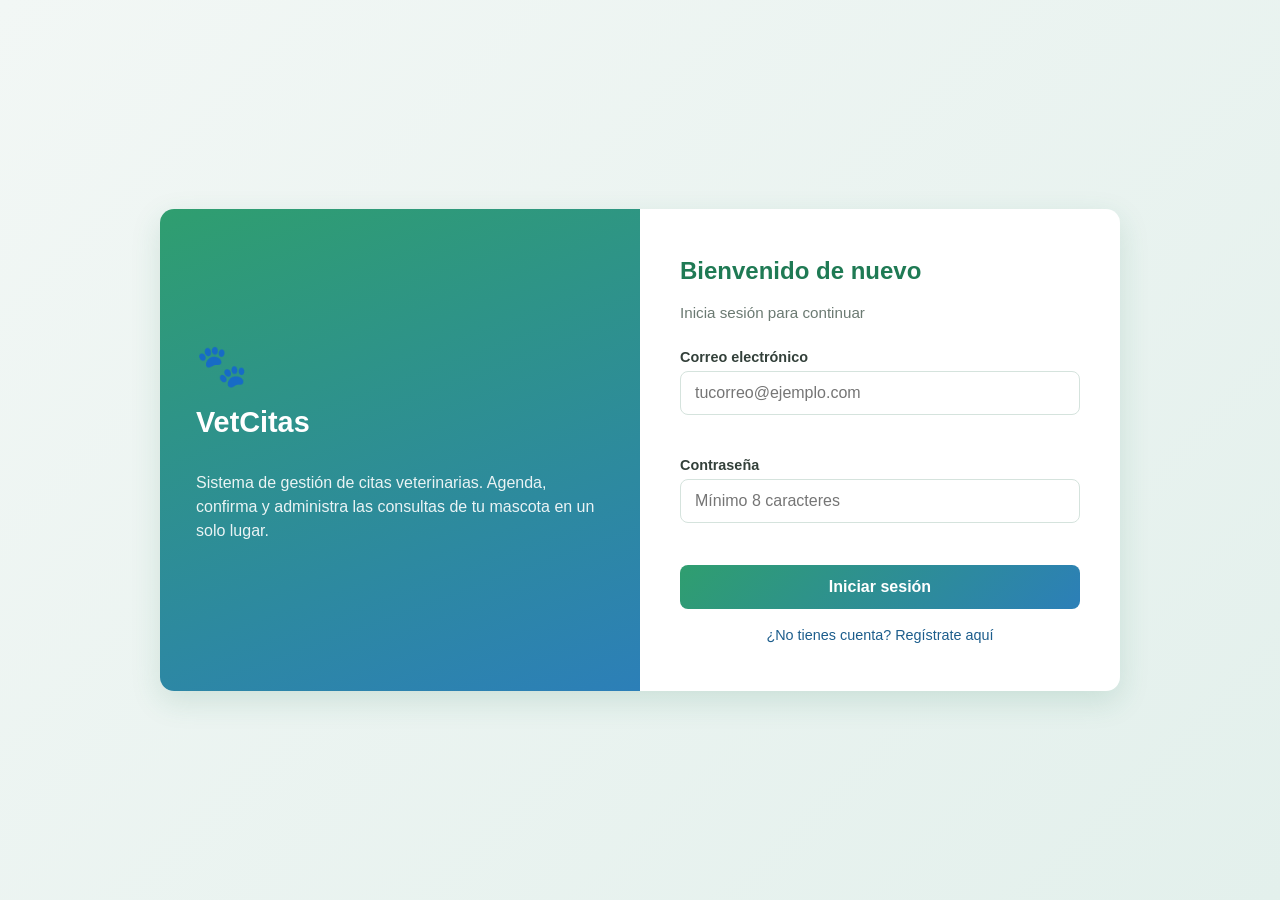
<file: vet-citas-auth/vet-citas-auth/backend/target/classes/static/login.html>
<!DOCTYPE html>
<html lang="es">
<head>
    <meta charset="UTF-8">
    <meta name="viewport" content="width=device-width, initial-scale=1.0">
    <title>Iniciar sesión | VetCitas</title>
    <link rel="stylesheet" href="css/styles.css">
</head>
<body>
<main class="auth-page">
    <div class="auth-contenedor">

        <!-- Panel lateral decorativo, oculto en pantallas pequeñas -->
        <aside class="auth-panel-lateral">
            <div class="icono-pata">🐾</div>
            <h1>VetCitas</h1>
            <p>
                Sistema de gestión de citas veterinarias. Agenda, confirma y
                administra las consultas de tu mascota en un solo lugar.
            </p>
        </aside>

        <!-- Formulario de login -->
        <section class="auth-formulario-wrapper">
            <h2>Bienvenido de nuevo</h2>
            <p class="auth-subtitulo">Inicia sesión para continuar</p>

            <!-- Mensaje de error/éxito general, controlado por auth.js -->
            <div id="mensajeGlobal" class="mensaje-global"></div>

            <!-- novalidate: desactivamos la validación nativa del navegador
                 porque implementamos nuestra propia validación en auth.js -->
            <form id="formLogin" novalidate>
                <div class="campo">
                    <label for="correo">Correo electrónico</label>
                    <input type="email" id="correo" name="correo" placeholder="tucorreo@ejemplo.com" autocomplete="email">
                    <span class="mensaje-error-campo" id="errorCorreo"></span>
                </div>

                <div class="campo">
                    <label for="password">Contraseña</label>
                    <input type="password" id="password" name="password" placeholder="Mínimo 8 caracteres" autocomplete="current-password">
                    <span class="mensaje-error-campo" id="errorPassword"></span>
                </div>

                <button type="submit" class="boton-primario" id="btnLogin">Iniciar sesión</button>
            </form>

            <a href="registro.html" class="enlace-secundario">¿No tienes cuenta? Regístrate aquí</a>
        </section>
    </div>
</main>

<script src="js/auth.js"></script>
</body>
</html>
</file>
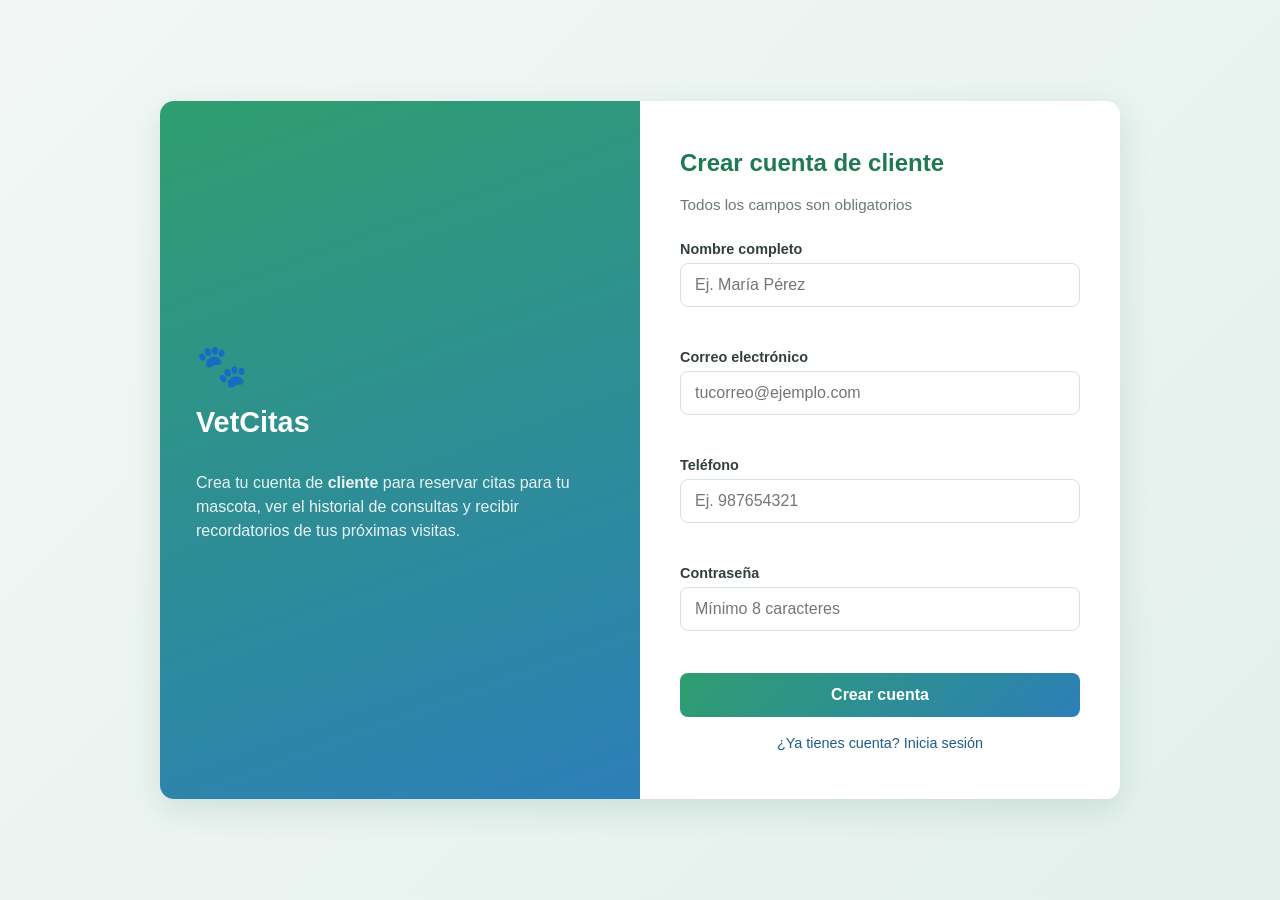
<file: vet-citas-auth/vet-citas-auth/backend/target/classes/static/registro.html>
<!DOCTYPE html>
<html lang="es">
<head>
    <meta charset="UTF-8">
    <meta name="viewport" content="width=device-width, initial-scale=1.0">
    <title>Crear cuenta | VetCitas</title>
    <link rel="stylesheet" href="css/styles.css">
</head>
<body>
<main class="auth-page">
    <div class="auth-contenedor">

        <aside class="auth-panel-lateral">
            <div class="icono-pata">🐾</div>
            <h1>VetCitas</h1>
            <p>
                Crea tu cuenta de <strong>cliente</strong> para reservar citas
                para tu mascota, ver el historial de consultas y recibir
                recordatorios de tus próximas visitas.
            </p>
        </aside>

        <section class="auth-formulario-wrapper">
            <h2>Crear cuenta de cliente</h2>
            <p class="auth-subtitulo">Todos los campos son obligatorios</p>

            <div id="mensajeGlobal" class="mensaje-global"></div>

            <form id="formRegistro" novalidate>
                <div class="campo">
                    <label for="nombre">Nombre completo</label>
                    <input type="text" id="nombre" name="nombre" placeholder="Ej. María Pérez" autocomplete="name">
                    <span class="mensaje-error-campo" id="errorNombre"></span>
                </div>

                <div class="campo">
                    <label for="correo">Correo electrónico</label>
                    <input type="email" id="correo" name="correo" placeholder="tucorreo@ejemplo.com" autocomplete="email">
                    <span class="mensaje-error-campo" id="errorCorreo"></span>
                </div>

                <div class="campo">
                    <label for="telefono">Teléfono</label>
                    <input type="tel" id="telefono" name="telefono" placeholder="Ej. 987654321" autocomplete="tel">
                    <span class="mensaje-error-campo" id="errorTelefono"></span>
                </div>

                <div class="campo">
                    <label for="password">Contraseña</label>
                    <input type="password" id="password" name="password" placeholder="Mínimo 8 caracteres" autocomplete="new-password">
                    <span class="mensaje-error-campo" id="errorPassword"></span>
                </div>

                <button type="submit" class="boton-primario" id="btnRegistro">Crear cuenta</button>
            </form>

            <a href="login.html" class="enlace-secundario">¿Ya tienes cuenta? Inicia sesión</a>
        </section>
    </div>
</main>

<script src="js/auth.js"></script>
</body>
</html>
</file>
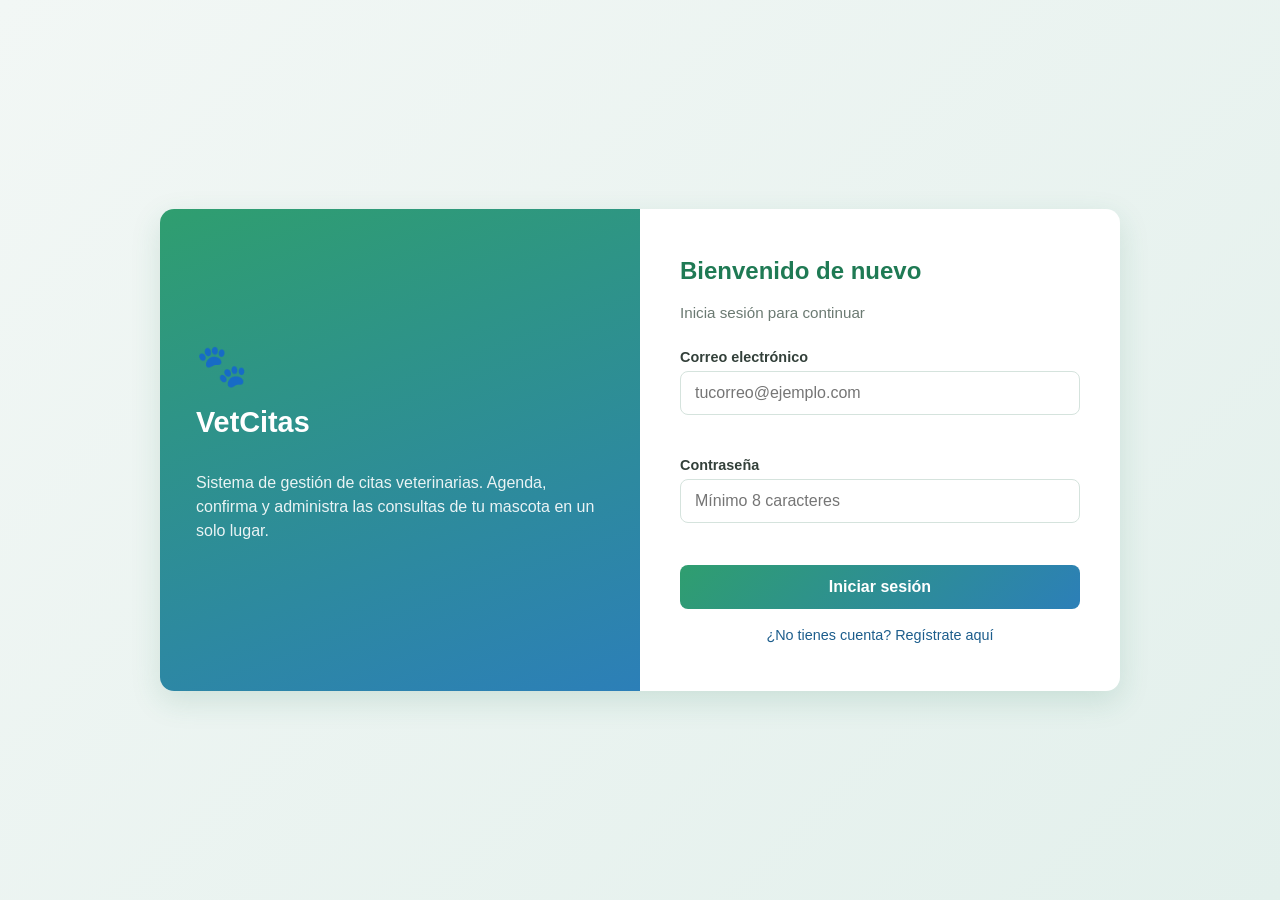
<file: vet-citas/backend/src/main/resources/static/login.html>
<!DOCTYPE html>
<html lang="es">
<head>
    <meta charset="UTF-8">
    <meta name="viewport" content="width=device-width, initial-scale=1.0">
    <title>Iniciar sesión | VetCitas</title>
    <link rel="stylesheet" href="css/styles.css">
</head>
<body>
<main class="auth-page">
    <div class="auth-contenedor">

        <!-- Panel lateral decorativo, oculto en pantallas pequeñas -->
        <aside class="auth-panel-lateral">
            <div class="icono-pata">🐾</div>
            <h1>VetCitas</h1>
            <p>
                Sistema de gestión de citas veterinarias. Agenda, confirma y
                administra las consultas de tu mascota en un solo lugar.
            </p>
        </aside>

        <!-- Formulario de login -->
        <section class="auth-formulario-wrapper">
            <h2>Bienvenido de nuevo</h2>
            <p class="auth-subtitulo">Inicia sesión para continuar</p>

            <!-- Mensaje de error/éxito general, controlado por auth.js -->
            <div id="mensajeGlobal" class="mensaje-global"></div>

            <!-- novalidate: desactivamos la validación nativa del navegador
                 porque implementamos nuestra propia validación en auth.js -->
            <form id="formLogin" novalidate>
                <div class="campo">
                    <label for="correo">Correo electrónico</label>
                    <input type="email" id="correo" name="correo" placeholder="tucorreo@ejemplo.com" autocomplete="email">
                    <span class="mensaje-error-campo" id="errorCorreo"></span>
                </div>

                <div class="campo">
                    <label for="password">Contraseña</label>
                    <input type="password" id="password" name="password" placeholder="Mínimo 8 caracteres" autocomplete="current-password">
                    <span class="mensaje-error-campo" id="errorPassword"></span>
                </div>

                <button type="submit" class="boton-primario" id="btnLogin">Iniciar sesión</button>
            </form>

            <a href="registro.html" class="enlace-secundario">¿No tienes cuenta? Regístrate aquí</a>
        </section>
    </div>
</main>

<script src="js/api.js"></script>
<script src="js/auth.js"></script>
</body>
</html>
</file>
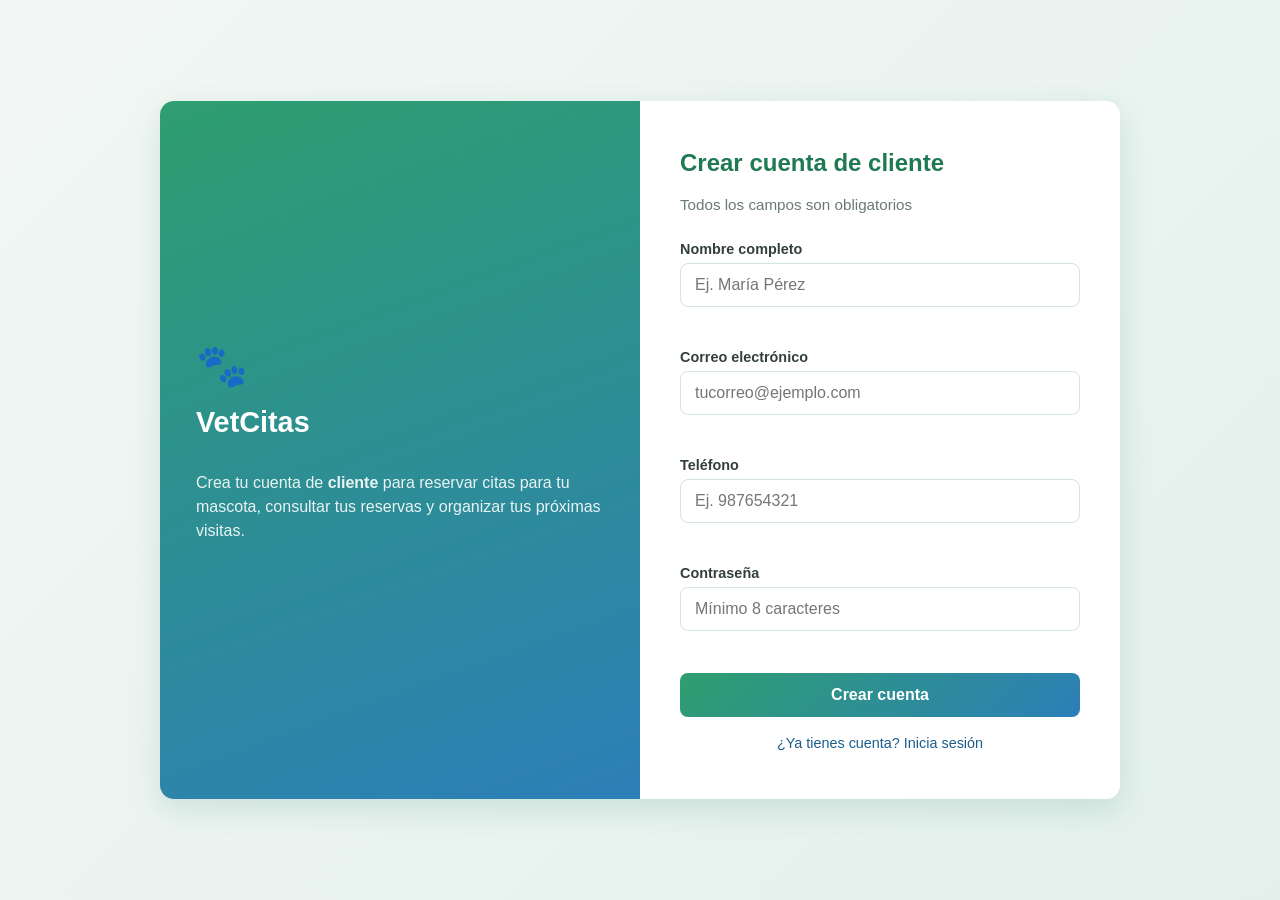
<file: vet-citas/backend/src/main/resources/static/registro.html>
<!DOCTYPE html>
<html lang="es">
<head>
    <meta charset="UTF-8">
    <meta name="viewport" content="width=device-width, initial-scale=1.0">
    <title>Crear cuenta | VetCitas</title>
    <link rel="stylesheet" href="css/styles.css">
</head>
<body>
<main class="auth-page">
    <div class="auth-contenedor">

        <aside class="auth-panel-lateral">
            <div class="icono-pata">🐾</div>
            <h1>VetCitas</h1>
            <p>
                Crea tu cuenta de <strong>cliente</strong> para reservar citas
                para tu mascota, consultar tus reservas y organizar
                tus próximas visitas.
            </p>
        </aside>

        <section class="auth-formulario-wrapper">
            <h2>Crear cuenta de cliente</h2>
            <p class="auth-subtitulo">Todos los campos son obligatorios</p>

            <div id="mensajeGlobal" class="mensaje-global"></div>

            <form id="formRegistro" novalidate>
                <div class="campo">
                    <label for="nombre">Nombre completo</label>
                    <input type="text" id="nombre" name="nombre" placeholder="Ej. María Pérez" autocomplete="name">
                    <span class="mensaje-error-campo" id="errorNombre"></span>
                </div>

                <div class="campo">
                    <label for="correo">Correo electrónico</label>
                    <input type="email" id="correo" name="correo" placeholder="tucorreo@ejemplo.com" autocomplete="email">
                    <span class="mensaje-error-campo" id="errorCorreo"></span>
                </div>

                <div class="campo">
                    <label for="telefono">Teléfono</label>
                    <input type="tel" id="telefono" name="telefono" placeholder="Ej. 987654321" autocomplete="tel">
                    <span class="mensaje-error-campo" id="errorTelefono"></span>
                </div>

                <div class="campo">
                    <label for="password">Contraseña</label>
                    <input type="password" id="password" name="password" placeholder="Mínimo 8 caracteres" autocomplete="new-password">
                    <span class="mensaje-error-campo" id="errorPassword"></span>
                </div>

                <button type="submit" class="boton-primario" id="btnRegistro">Crear cuenta</button>
            </form>

            <a href="login.html" class="enlace-secundario">¿Ya tienes cuenta? Inicia sesión</a>
        </section>
    </div>
</main>

<script src="js/api.js"></script>
<script src="js/auth.js"></script>
</body>
</html>
</file>
<file: vet-citas-auth/vet-citas-auth/backend/target/classes/static/css/styles.css>
/* =====================================================================
   VARIABLES DE COLOR - Paleta alusiva a una veterinaria
   ===================================================================== */
:root {
    --verde-principal: #2f9e6f;
    --verde-oscuro: #1f7a54;
    --azul-principal: #2c7fb8;
    --azul-oscuro: #1c5d8c;
    --gris-texto: #33403a;
    --gris-claro: #f2f7f5;
    --blanco: #ffffff;
    --rojo-error: #d9534f;
    --verde-exito: #3ba776;
    --sombra: 0 10px 30px rgba(31, 122, 84, 0.15);
    --radio: 14px;
}

* {
    box-sizing: border-box;
}

body {
    margin: 0;
    font-family: 'Segoe UI', Roboto, Arial, sans-serif;
    color: var(--gris-texto);
    background: linear-gradient(135deg, var(--gris-claro) 0%, #e3f0ec 100%);
    min-height: 100vh;
}

/* =====================================================================
   LAYOUT GENERAL DE LAS PAGINAS DE AUTENTICACION
   ===================================================================== */
.auth-page {
    min-height: 100vh;
    display: flex;
    align-items: center;
    justify-content: center;
    padding: 24px;
}

.auth-contenedor {
    background: var(--blanco);
    border-radius: var(--radio);
    box-shadow: var(--sombra);
    width: 100%;
    max-width: 960px;
    display: grid;
    grid-template-columns: 1fr 1fr;
    overflow: hidden;
}

@media (max-width: 800px) {
    .auth-contenedor {
        grid-template-columns: 1fr;
    }
    .auth-panel-lateral {
        display: none;
    }
}

/* Panel lateral decorativo con la identidad de la veterinaria */
.auth-panel-lateral {
    background: linear-gradient(160deg, var(--verde-principal) 0%, var(--azul-principal) 100%);
    color: var(--blanco);
    padding: 48px 36px;
    display: flex;
    flex-direction: column;
    justify-content: center;
    gap: 16px;
}

.auth-panel-lateral h1 {
    font-size: 1.8rem;
    margin: 0;
}

.auth-panel-lateral p {
    opacity: 0.9;
    line-height: 1.5;
}

.auth-panel-lateral .icono-pata {
    font-size: 2.6rem;
}

.auth-formulario-wrapper {
    padding: 48px 40px;
}

.auth-formulario-wrapper h2 {
    margin-top: 0;
    color: var(--verde-oscuro);
}

.auth-subtitulo {
    color: #6b7a72;
    margin-bottom: 28px;
    font-size: 0.95rem;
}

/* =====================================================================
   CAMPOS DEL FORMULARIO
   ===================================================================== */
.campo {
    margin-bottom: 20px;
    display: flex;
    flex-direction: column;
    gap: 6px;
}

.campo label {
    font-weight: 600;
    font-size: 0.9rem;
    color: var(--gris-texto);
}

.campo input {
    padding: 12px 14px;
    border: 1.5px solid #d5e3dd;
    border-radius: 8px;
    font-size: 1rem;
    transition: border-color 0.2s, box-shadow 0.2s;
    outline: none;
}

.campo input:focus {
    border-color: var(--azul-principal);
    box-shadow: 0 0 0 3px rgba(44, 127, 184, 0.15);
}

.campo input.campo-invalido {
    border-color: var(--rojo-error);
}

.mensaje-error-campo {
    color: var(--rojo-error);
    font-size: 0.8rem;
    min-height: 16px;
}

/* =====================================================================
   BOTONES Y MENSAJES GLOBALES
   ===================================================================== */
.boton-primario {
    width: 100%;
    padding: 13px;
    border: none;
    border-radius: 8px;
    background: linear-gradient(135deg, var(--verde-principal), var(--azul-principal));
    color: var(--blanco);
    font-size: 1rem;
    font-weight: 600;
    cursor: pointer;
    transition: opacity 0.2s, transform 0.1s;
}

.boton-primario:hover {
    opacity: 0.92;
}

.boton-primario:active {
    transform: scale(0.99);
}

.boton-primario:disabled {
    opacity: 0.6;
    cursor: not-allowed;
}

.enlace-secundario {
    display: block;
    text-align: center;
    margin-top: 18px;
    font-size: 0.9rem;
    color: var(--azul-oscuro);
    text-decoration: none;
}

.enlace-secundario:hover {
    text-decoration: underline;
}

.mensaje-global {
    padding: 12px 14px;
    border-radius: 8px;
    font-size: 0.9rem;
    margin-bottom: 18px;
    display: none;
}

.mensaje-global.visible {
    display: block;
}

.mensaje-global.error {
    background: #fdecea;
    color: var(--rojo-error);
    border: 1px solid #f5c6c3;
}

.mensaje-global.exito {
    background: #e6f6ee;
    color: var(--verde-exito);
    border: 1px solid #b9e6cd;
}

/* =====================================================================
   PANEL PRINCIPAL (post-login)
   ===================================================================== */
.panel-header {
    background: linear-gradient(135deg, var(--verde-principal), var(--azul-principal));
    color: var(--blanco);
    padding: 20px 32px;
    display: flex;
    justify-content: space-between;
    align-items: center;
}

.panel-header h1 {
    margin: 0;
    font-size: 1.3rem;
}

.boton-secundario {
    background: rgba(255, 255, 255, 0.2);
    border: 1px solid rgba(255, 255, 255, 0.5);
    color: var(--blanco);
    padding: 8px 16px;
    border-radius: 8px;
    cursor: pointer;
    font-size: 0.9rem;
}

.panel-contenido {
    padding: 40px 32px;
    max-width: 900px;
    margin: 0 auto;
}

.tarjeta-rol {
    background: var(--blanco);
    border-radius: var(--radio);
    box-shadow: var(--sombra);
    padding: 28px;
    border-left: 6px solid var(--verde-principal);
}
</file>
<file: vet-citas/backend/src/main/resources/static/css/styles.css>
/* =====================================================================
   VARIABLES DE COLOR - Paleta alusiva a una veterinaria
   ===================================================================== */
:root {
    --verde-principal: #2f9e6f;
    --verde-oscuro: #1f7a54;
    --azul-principal: #2c7fb8;
    --azul-oscuro: #1c5d8c;
    --gris-texto: #33403a;
    --gris-claro: #f2f7f5;
    --blanco: #ffffff;
    --rojo-error: #d9534f;
    --verde-exito: #3ba776;
    --sombra: 0 10px 30px rgba(31, 122, 84, 0.15);
    --radio: 14px;
}

* {
    box-sizing: border-box;
}

body {
    margin: 0;
    font-family: 'Segoe UI', Roboto, Arial, sans-serif;
    color: var(--gris-texto);
    background: linear-gradient(135deg, var(--gris-claro) 0%, #e3f0ec 100%);
    min-height: 100vh;
}

/* =====================================================================
   LAYOUT GENERAL DE LAS PAGINAS DE AUTENTICACION
   ===================================================================== */
.auth-page {
    min-height: 100vh;
    display: flex;
    align-items: center;
    justify-content: center;
    padding: 24px;
}

.auth-contenedor {
    background: var(--blanco);
    border-radius: var(--radio);
    box-shadow: var(--sombra);
    width: 100%;
    max-width: 960px;
    display: grid;
    grid-template-columns: 1fr 1fr;
    overflow: hidden;
}

@media (max-width: 800px) {
    .auth-contenedor {
        grid-template-columns: 1fr;
    }
    .auth-panel-lateral {
        display: none;
    }
}

/* Panel lateral decorativo con la identidad de la veterinaria */
.auth-panel-lateral {
    background: linear-gradient(160deg, var(--verde-principal) 0%, var(--azul-principal) 100%);
    color: var(--blanco);
    padding: 48px 36px;
    display: flex;
    flex-direction: column;
    justify-content: center;
    gap: 16px;
}

.auth-panel-lateral h1 {
    font-size: 1.8rem;
    margin: 0;
}

.auth-panel-lateral p {
    opacity: 0.9;
    line-height: 1.5;
}

.auth-panel-lateral .icono-pata {
    font-size: 2.6rem;
}

.auth-formulario-wrapper {
    padding: 48px 40px;
}

.auth-formulario-wrapper h2 {
    margin-top: 0;
    color: var(--verde-oscuro);
}

.auth-subtitulo {
    color: #6b7a72;
    margin-bottom: 28px;
    font-size: 0.95rem;
}

/* =====================================================================
   CAMPOS DEL FORMULARIO
   ===================================================================== */
.campo {
    margin-bottom: 20px;
    display: flex;
    flex-direction: column;
    gap: 6px;
}

.campo label {
    font-weight: 600;
    font-size: 0.9rem;
    color: var(--gris-texto);
}

.campo input {
    padding: 12px 14px;
    border: 1.5px solid #d5e3dd;
    border-radius: 8px;
    font-size: 1rem;
    transition: border-color 0.2s, box-shadow 0.2s;
    outline: none;
}

.campo input:focus {
    border-color: var(--azul-principal);
    box-shadow: 0 0 0 3px rgba(44, 127, 184, 0.15);
}

.campo input.campo-invalido {
    border-color: var(--rojo-error);
}

.mensaje-error-campo {
    color: var(--rojo-error);
    font-size: 0.8rem;
    min-height: 16px;
}

/* =====================================================================
   BOTONES Y MENSAJES GLOBALES
   ===================================================================== */
.boton-primario {
    width: 100%;
    padding: 13px;
    border: none;
    border-radius: 8px;
    background: linear-gradient(135deg, var(--verde-principal), var(--azul-principal));
    color: var(--blanco);
    font-size: 1rem;
    font-weight: 600;
    cursor: pointer;
    transition: opacity 0.2s, transform 0.1s;
}

.boton-primario:hover {
    opacity: 0.92;
}

.boton-primario:active {
    transform: scale(0.99);
}

.boton-primario:disabled {
    opacity: 0.6;
    cursor: not-allowed;
}

.enlace-secundario {
    display: block;
    text-align: center;
    margin-top: 18px;
    font-size: 0.9rem;
    color: var(--azul-oscuro);
    text-decoration: none;
}

.enlace-secundario:hover {
    text-decoration: underline;
}

.mensaje-global {
    padding: 12px 14px;
    border-radius: 8px;
    font-size: 0.9rem;
    margin-bottom: 18px;
    display: none;
}

.mensaje-global.visible {
    display: block;
}

.mensaje-global.error {
    background: #fdecea;
    color: var(--rojo-error);
    border: 1px solid #f5c6c3;
}

.mensaje-global.exito {
    background: #e6f6ee;
    color: var(--verde-exito);
    border: 1px solid #b9e6cd;
}

/* =====================================================================
   PANEL PRINCIPAL (post-login)
   ===================================================================== */
.panel-header {
    background: linear-gradient(135deg, var(--verde-principal), var(--azul-principal));
    color: var(--blanco);
    padding: 20px 32px;
    display: flex;
    justify-content: space-between;
    align-items: center;
}

.panel-header h1 {
    margin: 0;
    font-size: 1.3rem;
}

.boton-secundario {
    background: rgba(255, 255, 255, 0.2);
    border: 1px solid rgba(255, 255, 255, 0.5);
    color: var(--blanco);
    padding: 8px 16px;
    border-radius: 8px;
    cursor: pointer;
    font-size: 0.9rem;
}

.panel-contenido {
    padding: 40px 32px;
    max-width: 900px;
    margin: 0 auto;
}

.tarjeta-rol {
    background: var(--blanco);
    border-radius: var(--radio);
    box-shadow: var(--sombra);
    padding: 28px;
    border-left: 6px solid var(--verde-principal);
}
</file>
